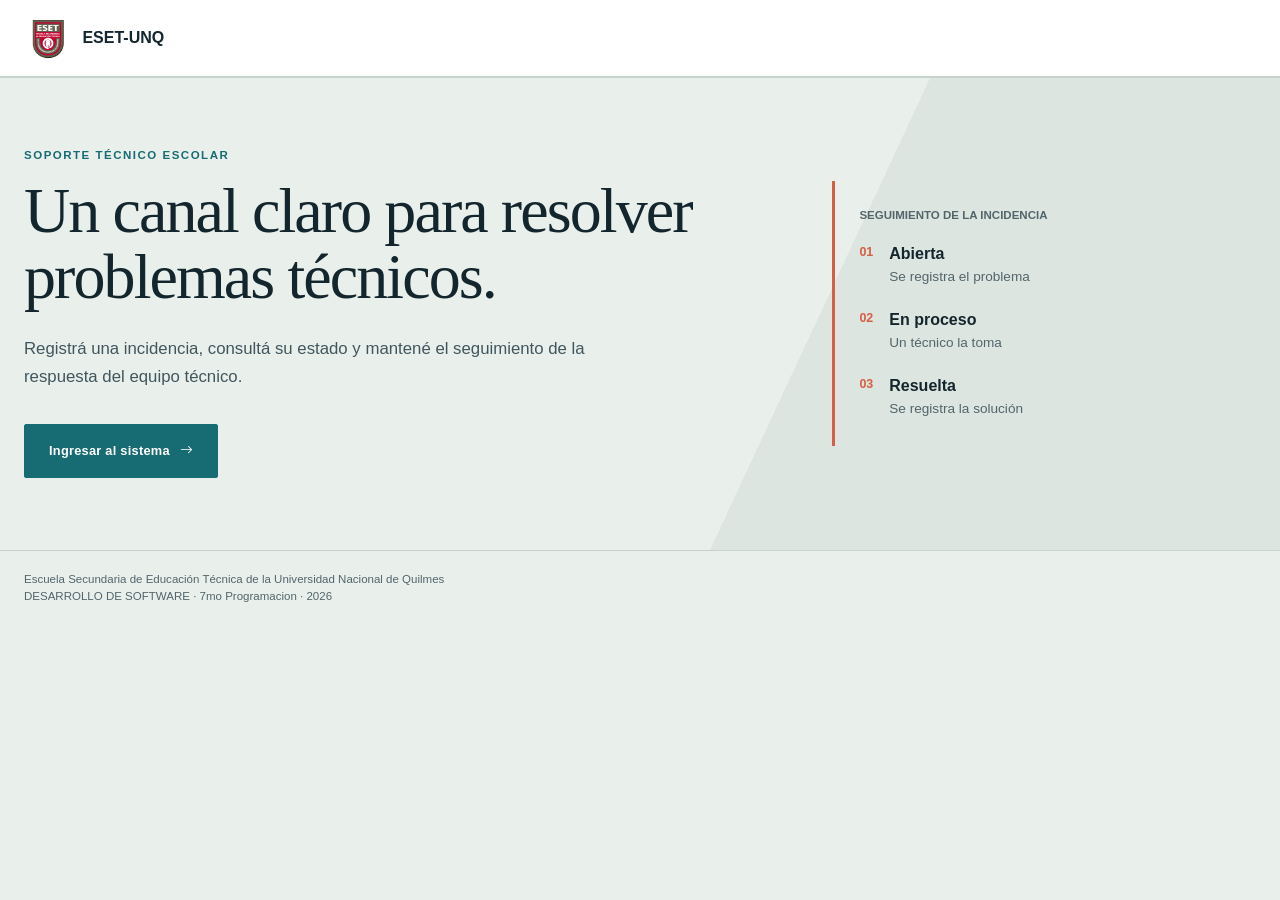
<file: index.html>
<!doctype html>
<html lang="es">
<head>
    <meta charset="utf-8">
    <meta name="viewport" content="width=device-width, initial-scale=1">
    <meta name="description" content="Canal de soporte para registrar y seguir incidencias técnicas de la ESET-UNQ.">
    <title>Soporte escolar | ESET-UNQ</title>
    <link href="https://cdn.jsdelivr.net/npm/bootstrap@5.3.3/dist/css/bootstrap.min.css" rel="stylesheet">
    <link href="https://cdn.jsdelivr.net/npm/bootstrap-icons@1.11.3/font/bootstrap-icons.min.css" rel="stylesheet">
    <link href="css/app.css" rel="stylesheet">
</head>
<body class="welcome-page">
    <header class="welcome-header">
        <div class="welcome-container welcome-header-content">
            <a class="welcome-brand" href="index.html">
                <img src="assets/logo-eset.png" alt="Escudo de la ESET-UNQ">
                <span>ESET-UNQ</span>
            </a>
        </div>
    </header>
    <main>
        <section class="welcome-hero">
            <div class="welcome-container welcome-hero-content">
                <div class="welcome-intro">
                    <p class="eyebrow">Soporte técnico escolar</p>
                    <h1>Un canal claro para resolver problemas técnicos.</h1>
                    <p class="welcome-description">Registrá una incidencia, consultá su estado y mantené el seguimiento de la respuesta del equipo técnico.</p>
                    <a class="btn btn-primary btn-lg" href="login.html">
                        <span>Ingresar al sistema</span><i class="bi bi-arrow-right" aria-hidden="true"></i>
                    </a>
                </div>
                <aside class="welcome-flow" aria-label="Etapas de una incidencia">
                    <p class="welcome-flow-title">Seguimiento de la incidencia</p>
                    <ol class="welcome-status-list">
                        <li>
                            <span class="welcome-status-index">01</span>
                            <div><strong>Abierta</strong><span>Se registra el problema</span></div>
                        </li>
                        <li>
                            <span class="welcome-status-index">02</span>
                            <div><strong>En proceso</strong><span>Un técnico la toma</span></div>
                        </li>
                        <li>
                            <span class="welcome-status-index">03</span>
                            <div><strong>Resuelta</strong><span>Se registra la solución</span></div>
                        </li>
                    </ol>
                </aside>
            </div>
        </section>
    </main>
    <footer class="welcome-footer">
        <div class="welcome-container">Escuela Secundaria de Educación Técnica de la Universidad Nacional de Quilmes</div>
        <div class="welcome-container">DESARROLLO DE SOFTWARE · 7mo Programacion · 2026</div>
    </footer>
</body>
</html>
</file>
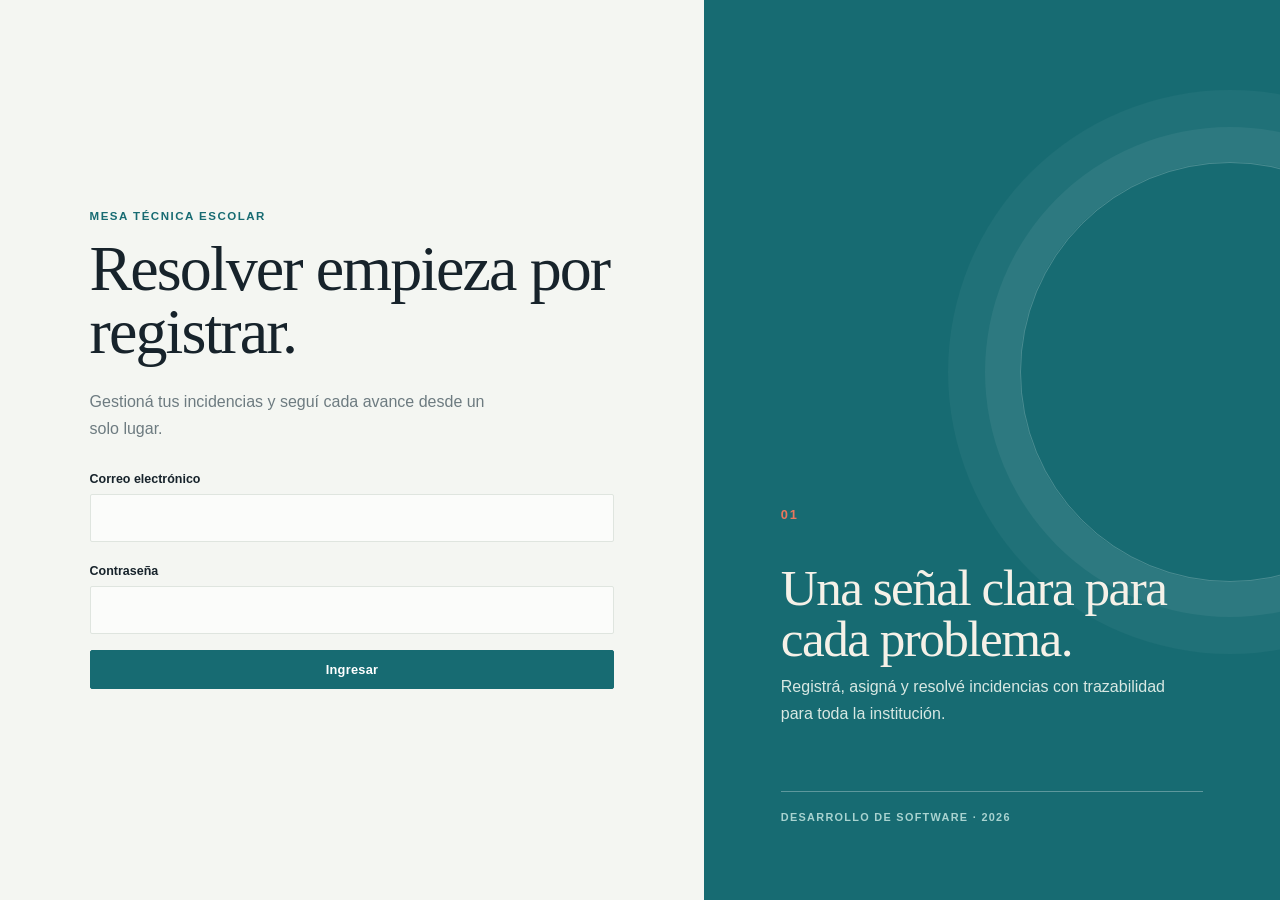
<file: cliente.html>
<!doctype html>
<html lang="es">
<head>
	<meta charset="utf-8">
	<meta name="viewport" content="width=device-width, initial-scale=1">
	<title>Cliente | Mesa técnica</title>
	<link href="https://cdn.jsdelivr.net/npm/bootstrap@5.3.3/dist/css/bootstrap.min.css" rel="stylesheet">
	<link href="https://cdn.jsdelivr.net/npm/bootstrap-icons@1.11.3/font/bootstrap-icons.min.css" rel="stylesheet">
	<link href="css/app.css" rel="stylesheet">
</head>
<body data-required-role="cliente">
	<header id="site-header"></header>
	<main class="container-fluid app-container py-4 py-lg-5">
		<div id="global-alert" class="alert d-none" role="alert"></div>
		<section id="incidents-view">
			<div class="page-heading">
				<div>
					<p class="eyebrow">Panel del cliente</p>
					<h1>Mis incidencias</h1>
					<p class="page-description">Registrá problemas y seguí cada avance.</p>
				</div>
				<a id="new-incident-button" class="btn btn-primary" href="crear-incidencia.html">
					<i class="bi bi-plus-lg me-1"></i>Nueva incidencia
				</a>
			</div>
			<div class="filter-bar">
				<div class="filter-title">
					<i class="bi bi-sliders2"></i>
					<span>Filtrar vista</span>
				</div>
				<div class="row g-2 flex-grow-1">
					<div class="col-12 col-md-4">
						<select id="status-filter" class="form-select">
							<option value="">Todos los estados</option>
							<option value="abierta">Abierta</option>
							<option value="en_curso">En curso</option>
							<option value="finalizado">Finalizada</option>
						</select>
					</div>
					<div class="col-12 col-md-4">
						<select id="category-filter" class="form-select">
							<option value="">Todas las categorías</option>
						</select>
					</div>
					<div class="col-12 col-md-auto">
						<button id="clear-filters" class="btn btn-light w-100" type="button">Limpiar</button>
					</div>
				</div>
			</div>
			<div class="table-wrap">
				<div class="table-responsive">
					<table class="table align-middle mb-0">
						<thead>
							<tr>
								<th>ID</th>
								<th>Incidencia</th>
								<th>Categoría</th>
								<th>Estado</th>
								<th>Técnico</th>
								<th></th>
							</tr>
						</thead>
						<tbody id="incidents-table-body">
							<tr>
								<td colspan="6" class="empty-state">Cargando incidencias...</td>
							</tr>
						</tbody>
					</table>
				</div>
			</div>
		</section>
	</main>
	<footer id="site-footer"></footer>
	<script src="https://code.jquery.com/jquery-3.7.1.min.js"></script>
	<script src="https://cdn.jsdelivr.net/npm/bootstrap@5.3.3/dist/js/bootstrap.bundle.min.js"></script>
	<script src="js/helpers.js"></script>
	<script src="js/api.js"></script>
	<script src="js/sesiones.js"></script>
	<script src="js/paginas/listado.js"></script>
	<script src="js/app.js"></script>
	<script src="js/layout.js"></script>
</body>
</html>
</file>
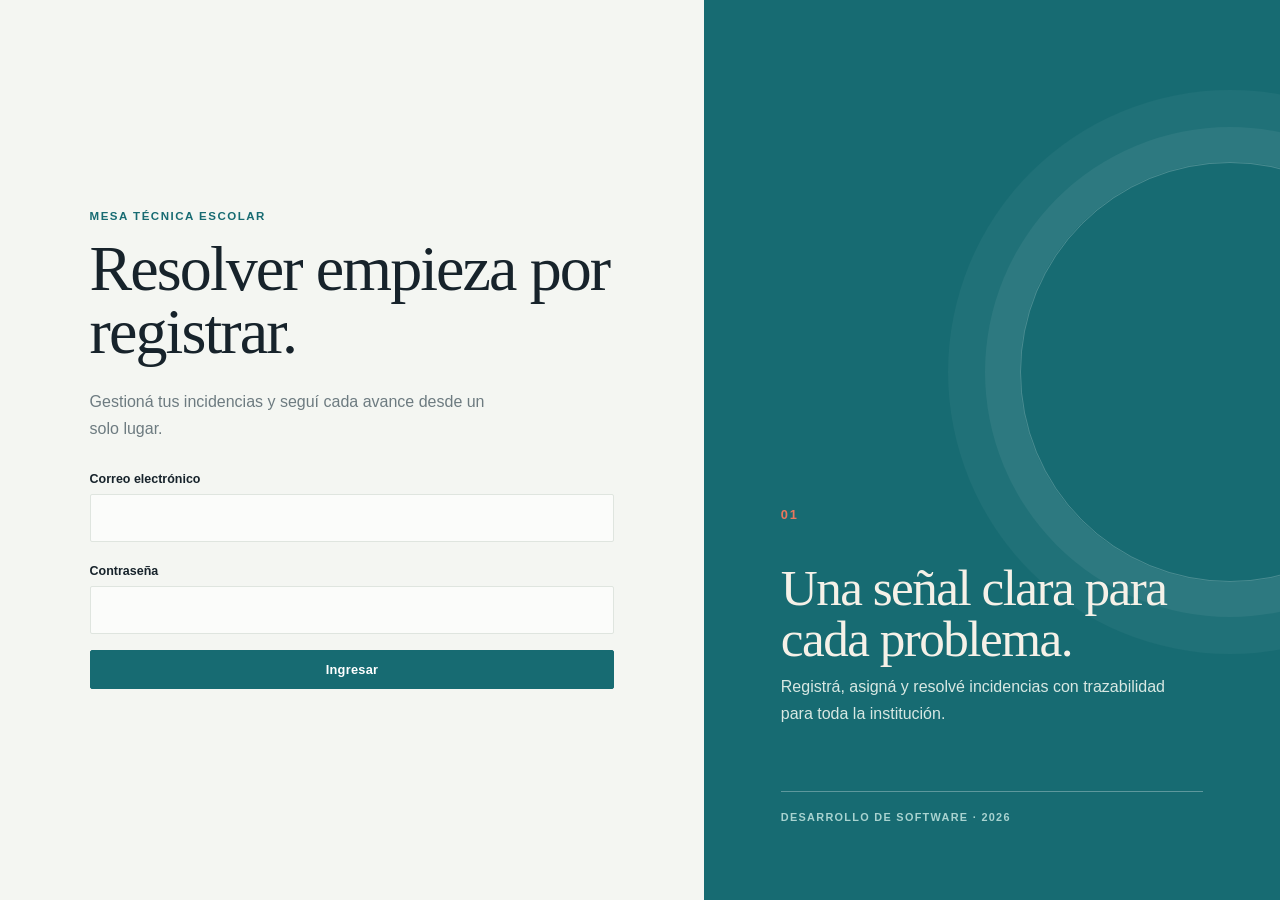
<file: crear-incidencia.html>
<!doctype html>
<html lang="es">
<head>
	<meta charset="utf-8">
	<meta name="viewport" content="width=device-width, initial-scale=1">
	<title>Nueva incidencia | Mesa técnica</title>
	<link href="https://cdn.jsdelivr.net/npm/bootstrap@5.3.3/dist/css/bootstrap.min.css" rel="stylesheet">
	<link href="https://cdn.jsdelivr.net/npm/bootstrap-icons@1.11.3/font/bootstrap-icons.min.css" rel="stylesheet">
	<link href="css/app.css" rel="stylesheet">
</head>
<body data-required-role="cliente">
	<header id="site-header"></header>
	<main class="container-fluid app-container py-4 py-lg-5">
		<div id="global-alert" class="alert d-none" role="alert"></div>
		<section class="sub-view">
			<a class="back-link" href="cliente.html">
				<i class="bi bi-arrow-left"></i> Volver a mis incidencias
			</a>
			<div class="form-heading">
				<p class="eyebrow">Nuevo registro</p>
				<h1>Crear incidencia</h1>
				<p>Contanos qué está pasando para que el equipo pueda ayudarte.</p>
			</div>
			<form id="incident-form" class="content-form">
				<div class="mb-3">
					<label for="incident-title" class="form-label">Título</label>
					<input id="incident-title" class="form-control" maxlength="255" required placeholder="Ej. La impresora no responde">
				</div>
				<div class="mb-3">
					<label for="incident-description" class="form-label">Descripción</label>
					<textarea id="incident-description" class="form-control" rows="5" required placeholder="Describí el problema y cuándo comenzó"></textarea>
				</div>
				<div class="mb-4">
					<label for="incident-category" class="form-label">Categoría</label>
					<select id="incident-category" class="form-select" required>
						<option value="">Seleccioná una categoría</option>
					</select>
				</div>
				<div class="d-flex gap-2">
					<button class="btn btn-primary" type="submit">
						<span class="button-label">Registrar incidencia</span>
						<span class="spinner-border spinner-border-sm d-none"></span>
					</button>
					<a class="btn btn-light" href="cliente.html">Cancelar</a>
				</div>
			</form>
		</section>
	</main>
	<footer id="site-footer"></footer>
	<script src="https://code.jquery.com/jquery-3.7.1.min.js"></script>
	<script src="https://cdn.jsdelivr.net/npm/bootstrap@5.3.3/dist/js/bootstrap.bundle.min.js"></script>
	<script src="js/helpers.js"></script>
	<script src="js/api.js"></script>
	<script src="js/sesiones.js"></script>
	<script src="js/paginas/listado.js"></script>
	<script src="js/paginas/creacion.js"></script>
	<script src="js/app.js"></script>
	<script src="js/layout.js"></script>
</body>
</html>
</file>
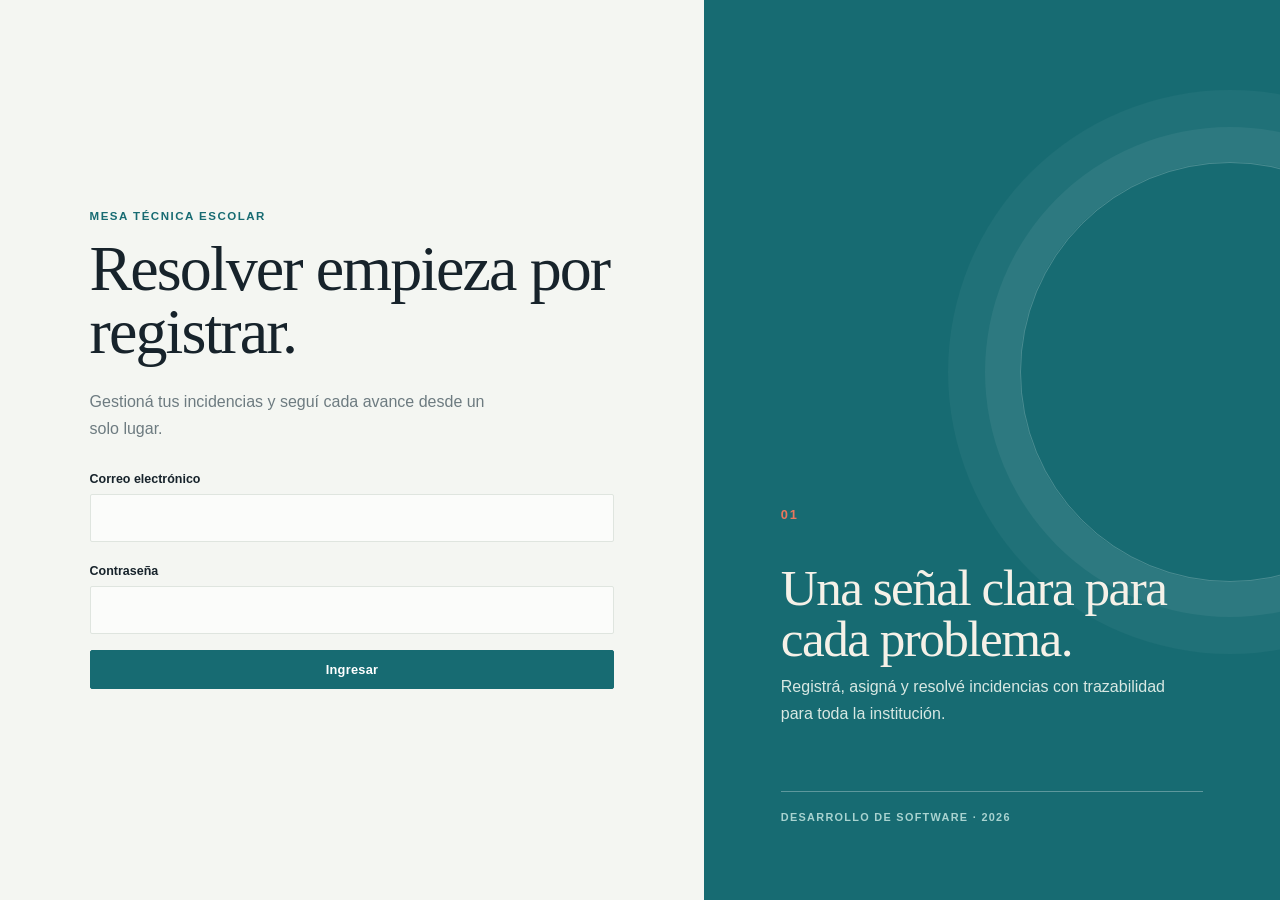
<file: detalle-incidencia.html>
<!doctype html>
<html lang="es">
<head>
    <meta charset="utf-8">
    <meta name="viewport" content="width=device-width, initial-scale=1">
    <title>Detalle de incidencia | Mesa técnica</title>
    <link href="https://cdn.jsdelivr.net/npm/bootstrap@5.3.3/dist/css/bootstrap.min.css" rel="stylesheet">
    <link href="https://cdn.jsdelivr.net/npm/bootstrap-icons@1.11.3/font/bootstrap-icons.min.css" rel="stylesheet">
    <link href="css/app.css" rel="stylesheet">
</head>
<body>
    <main class="container-fluid app-container py-4 py-lg-5">
        <div id="global-alert" class="alert d-none" role="alert"></div>
        <section id="detail-view">
            <div class="detail-toolbar">
                <a id="back-to-incidents" class="btn btn-primary" href="cliente.html">
                    <i class="bi bi-arrow-left me-2"></i>Volver al listado
                </a>
                <div class="detail-user-summary">
                    <strong id="current-user-name"></strong>
                    <span id="current-user-role"></span>
                </div>
                <button id="detail-logout-button" class="btn btn-outline-secondary" type="button">
                    <i class="bi bi-box-arrow-right me-1"></i>Salir
                </button>
            </div>
            <div id="incident-detail"></div>
        </section>
    </main>
    <footer id="site-footer"></footer>
    <script src="https://code.jquery.com/jquery-3.7.1.min.js"></script>
    <script src="https://cdn.jsdelivr.net/npm/bootstrap@5.3.3/dist/js/bootstrap.bundle.min.js"></script>
    <script src="js/helpers.js"></script>
    <script src="js/api.js"></script>
    <script src="js/sesiones.js"></script>
    <script src="js/componentes/comentarios.js"></script>
    <script src="js/paginas/detalle.js"></script>
    <script src="js/app.js"></script>
    <script src="js/layout.js"></script>
</body>
</html>
</file>
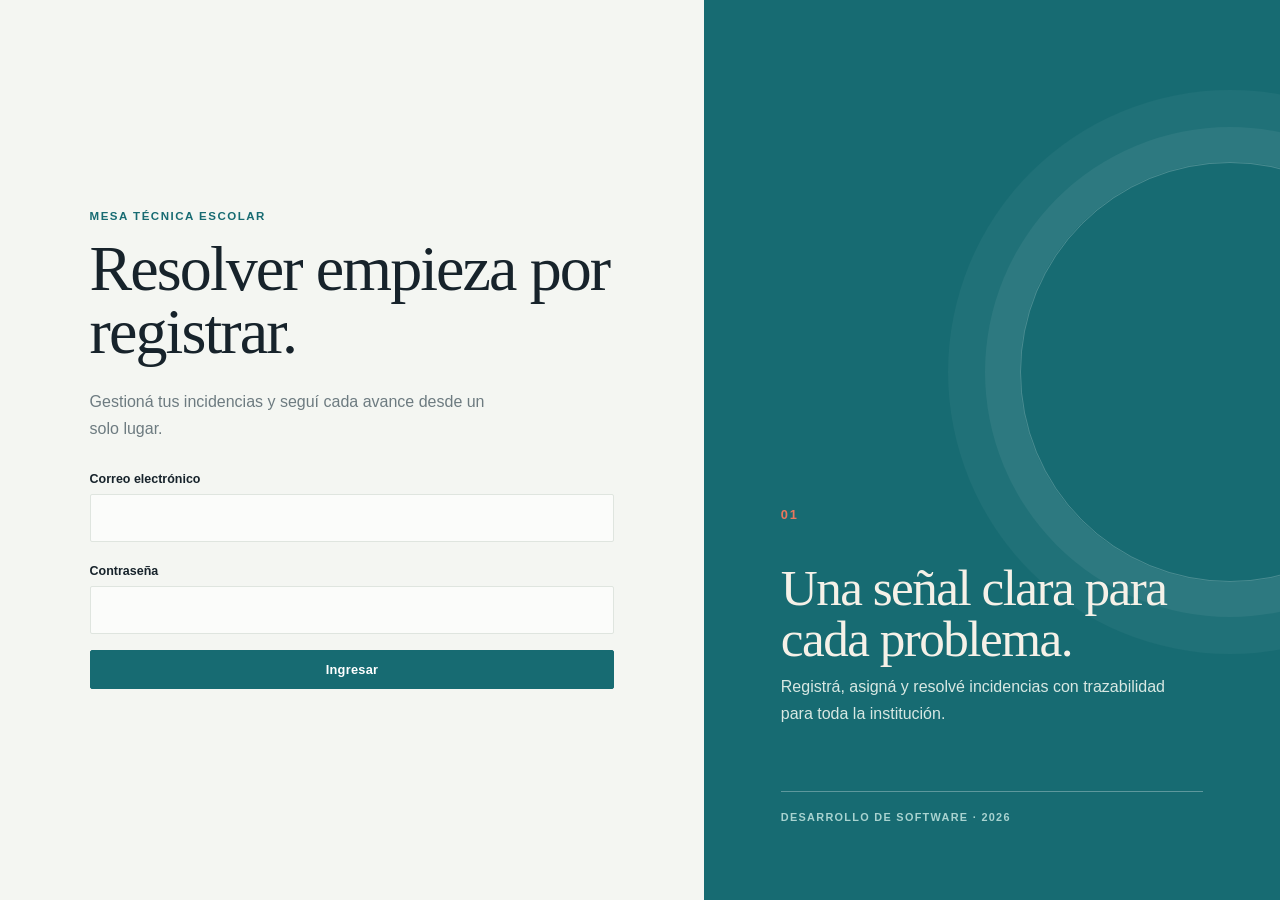
<file: login.html>
<!doctype html>
<html lang="es">
<head>
    <meta charset="utf-8">
    <meta name="viewport" content="width=device-width, initial-scale=1">
    <title>Ingresar | Mesa técnica</title>
    <link href="https://cdn.jsdelivr.net/npm/bootstrap@5.3.3/dist/css/bootstrap.min.css" rel="stylesheet">
    <link href="https://cdn.jsdelivr.net/npm/bootstrap-icons@1.11.3/font/bootstrap-icons.min.css" rel="stylesheet">
    <link href="css/app.css" rel="stylesheet">
</head>
<body>
    <main class="login-shell">
        <section class="login-panel">
            <p class="eyebrow">Mesa técnica escolar</p>
            <h1>Resolver empieza por registrar.</h1>
            <p class="login-copy">Gestioná tus incidencias y seguí cada avance desde un solo lugar.</p>
            <form id="login-form" class="mt-4">
                <div class="mb-3"><label for="login-email" class="form-label">Correo electrónico</label><input id="login-email" type="email" class="form-control form-control-lg" required autocomplete="email"></div>
                <div class="mb-3"><label for="login-password" class="form-label">Contraseña</label><input id="login-password" type="password" class="form-control form-control-lg" required autocomplete="current-password"></div>
                <div id="login-alert" class="alert d-none" role="alert"></div>
                <button class="btn btn-primary btn-lg w-100" type="submit"><span class="button-label">Ingresar</span><span class="spinner-border spinner-border-sm d-none" aria-hidden="true"></span></button>
            </form>
        </section>
        <aside class="login-aside"><span class="aside-number">01</span><h2>Una señal clara para cada problema.</h2><p>Registrá, asigná y resolvé incidencias con trazabilidad para toda la institución.</p><div class="aside-rule"></div><small>DESARROLLO DE SOFTWARE · 2026</small></aside>
    </main>
    <script src="https://code.jquery.com/jquery-3.7.1.min.js"></script>
    <script src="js/helpers.js"></script>
    <script src="js/api.js"></script>
    <script src="js/sesiones.js"></script>
    <script src="js/app.js"></script>
</body>
</html>
</file>
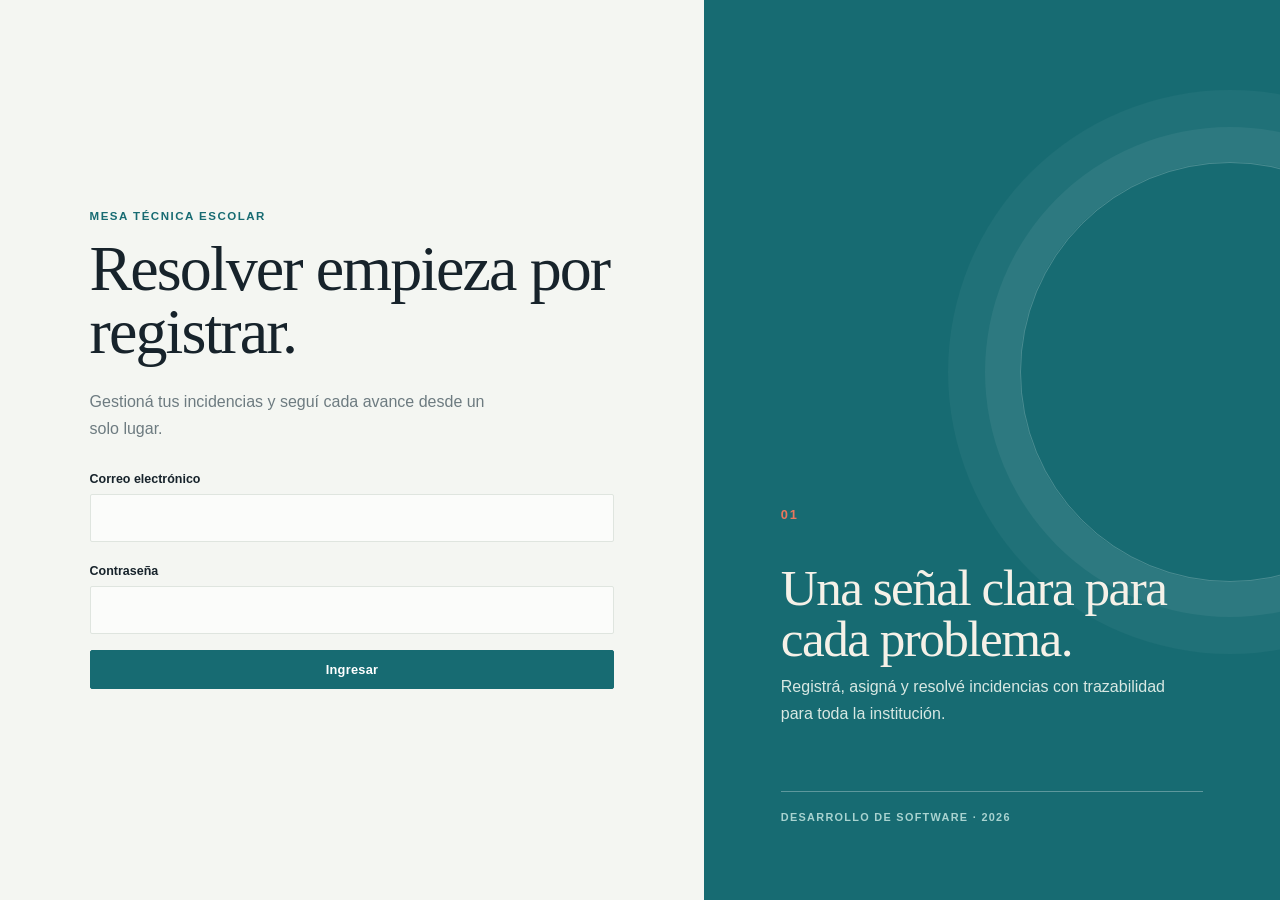
<file: tecnico.html>
<!doctype html>
<html lang="es">
<head>
	<meta charset="utf-8">
	<meta name="viewport" content="width=device-width, initial-scale=1">
	<title>Técnico | Mesa técnica</title>
	<link href="https://cdn.jsdelivr.net/npm/bootstrap@5.3.3/dist/css/bootstrap.min.css" rel="stylesheet">
	<link href="https://cdn.jsdelivr.net/npm/bootstrap-icons@1.11.3/font/bootstrap-icons.min.css" rel="stylesheet">
	<link href="css/app.css" rel="stylesheet">
</head>
<body data-required-role="tecnico">
	<header id="site-header"></header>
	<main class="container-fluid app-container py-4 py-lg-5">
		<div id="global-alert" class="alert d-none" role="alert"></div>
		<section id="incidents-view">
			<div class="page-heading">
				<div>
					<p class="eyebrow">Mesa de soporte</p>
					<h1>Incidencias asignables</h1>
					<p class="page-description">Tomá, contestá y resolvé los problemas reportados.</p>
				</div>
			</div>
			<div class="filter-bar">
				<div class="filter-title">
					<i class="bi bi-sliders2"></i>
					<span>Filtrar vista</span>
				</div>
				<div class="row g-2 flex-grow-1">
					<div class="col-12 col-md-4">
						<select id="status-filter" class="form-select">
							<option value="">Todos los estados</option>
							<option value="abierta">Abierta</option>
							<option value="en_curso">En curso</option>
							<option value="finalizado">Finalizada</option>
						</select>
					</div>
					<div class="col-12 col-md-4">
						<select id="category-filter" class="form-select">
							<option value="">Todas las categorías</option>
						</select>
					</div>
					<div class="col-12 col-md-auto">
						<button id="clear-filters" class="btn btn-light w-100" type="button">Limpiar</button>
					</div>
				</div>
			</div>
			<div class="table-wrap">
				<div class="table-responsive">
					<table class="table align-middle mb-0">
						<thead>
							<tr>
								<th>ID</th>
								<th>Incidencia</th>
								<th>Categoría</th>
								<th>Estado</th>
								<th>Técnico</th>
								<th></th>
							</tr>
						</thead>
						<tbody id="incidents-table-body">
							<tr>
								<td colspan="6" class="empty-state">Cargando incidencias...</td>
							</tr>
						</tbody>
					</table>
				</div>
			</div>
		</section>
	</main>
	<footer id="site-footer"></footer>
	<script src="https://code.jquery.com/jquery-3.7.1.min.js"></script>
	<script src="https://cdn.jsdelivr.net/npm/bootstrap@5.3.3/dist/js/bootstrap.bundle.min.js"></script>
	<script src="js/helpers.js"></script>
	<script src="js/api.js"></script>
	<script src="js/sesiones.js"></script>
	<script src="js/paginas/listado.js"></script>
	<script src="js/app.js"></script>
	<script src="js/layout.js"></script>
</body>
</html>
</file>
<file: css/app.css>
:root {
    --ink: #17232b;
    --muted: #6d7b80;
    --paper: #f4f6f2;
    --line: #dfe5df;
    --blue: #176b72;
    --blue-dark: #0c4f59;
    --coral: #e8775d;
}

* { box-sizing: border-box; }
body { margin: 0; background: var(--paper); color: var(--ink); font-family: Georgia, 'Times New Roman', serif; }
button, input, select, textarea { font-family: 'Trebuchet MS', Arial, sans-serif; }
.login-shell { min-height: 100vh; display: grid; grid-template-columns: minmax(0, 1.1fr) minmax(360px, .9fr); background: #f4f6f2; }
.login-panel { padding: clamp(2rem, 7vw, 7rem); max-width: 720px; justify-self: end; width: 100%; align-self: center; }
.login-aside { background: var(--blue); color: #f5f1e8; padding: clamp(2rem, 6vw, 6rem); display: flex; flex-direction: column; justify-content: flex-end; min-height: 100vh; position: relative; overflow: hidden; }
.login-aside::after { content: ''; width: 420px; height: 420px; border: 1px solid rgba(255,255,255,.22); border-radius: 50%; position: absolute; right: -160px; top: 18%; box-shadow: 0 0 0 35px rgba(255,255,255,.06), 0 0 0 72px rgba(255,255,255,.04); }
.brand-mark { width: 52px; height: 52px; display: grid; place-items: center; background: var(--coral); color: white; border-radius: 50%; font-size: 1.4rem; margin-bottom: 3.5rem; }
.eyebrow { color: var(--blue); font: 700 .72rem/1 'Trebuchet MS', Arial, sans-serif; letter-spacing: .13em; text-transform: uppercase; margin: 0 0 1rem; }
.login-aside .eyebrow, .login-aside small { color: #a9d3d0; }
h1, h2 { font-weight: 400; letter-spacing: -.03em; }
.login-panel h1 { font-size: clamp(2.8rem, 5vw, 5.4rem); line-height: .98; max-width: 560px; margin: 0; }
.login-copy { color: var(--muted); font: 1rem/1.7 'Trebuchet MS', Arial, sans-serif; max-width: 410px; margin-top: 1.5rem; }
.form-label { color: var(--ink); font: 700 .78rem 'Trebuchet MS', Arial, sans-serif; }
.form-control, .form-select { border: 1px solid var(--line); border-radius: 2px; background: rgba(255,255,255,.65); color: var(--ink); }
.form-control:focus, .form-select:focus { border-color: var(--blue); box-shadow: 0 0 0 .2rem rgba(23,107,114,.12); }
.btn { border-radius: 2px; font: 700 .8rem 'Trebuchet MS', Arial, sans-serif; letter-spacing: .02em; padding: .7rem 1.1rem; }
.btn-primary { background: var(--blue); border-color: var(--blue); }
.btn-primary:hover, .btn-primary:focus { background: var(--blue-dark); border-color: var(--blue-dark); }
.aside-number { color: var(--coral); font: 700 .8rem 'Trebuchet MS', Arial, sans-serif; letter-spacing: .15em; margin-bottom: 2.5rem; }
.login-aside h2 { font-size: clamp(2.2rem, 4vw, 4.5rem); line-height: 1; max-width: 520px; position: relative; z-index: 1; }
.login-aside p { color: #d8e8e3; font: 1rem/1.7 'Trebuchet MS', Arial, sans-serif; max-width: 420px; position: relative; z-index: 1; }
.aside-rule { background: rgba(255,255,255,.3); height: 1px; width: 100%; max-width: 520px; margin: 3rem 0 1.2rem; position: relative; z-index: 1; }
.login-aside small { font: 700 .68rem 'Trebuchet MS', Arial, sans-serif; letter-spacing: .12em; position: relative; z-index: 1; }
.app-navbar { position: sticky; top: 0; z-index: 1030; background: #fff; border-bottom: 1px solid var(--line); }
.detail-nav { justify-content: space-between; gap: 1rem; }
.header-actions { display: flex; align-items: center; gap: .75rem; margin-left: auto; }
.header-actions .user-summary { margin: 0; padding-right: 0; border-right: 0; text-align: right; }
.app-container { max-width: 1240px; margin: auto; }
.navbar { padding: 1.15rem 0; }
.navbar-brand { color: var(--ink); display: flex; align-items: center; gap: .6rem; font: 700 1.1rem 'Trebuchet MS', Arial, sans-serif; }
.navbar-brand i { color: var(--coral); font-size: 1.4rem; }.brand-accent { color: var(--coral); }
.user-summary { border-right: 1px solid var(--line); padding-right: 1rem; text-align: right; font-family: 'Trebuchet MS', Arial, sans-serif; }.user-summary strong, .user-summary small { display: block; }.user-summary strong { font-size: .8rem; }.user-summary small { color: var(--muted); font-size: .68rem; text-transform: uppercase; }
.page-heading { display: flex; align-items: end; justify-content: space-between; gap: 1.5rem; margin-bottom: 2.5rem; }.page-heading h1, .form-heading h1 { font-size: clamp(2.5rem, 5vw, 4.4rem); margin: 0; }.page-description, .form-heading p:not(.eyebrow) { color: var(--muted); font: .95rem/1.6 'Trebuchet MS', Arial, sans-serif; margin: .6rem 0 0; }
.filter-bar { display: flex; align-items: center; gap: 1.5rem; border-top: 1px solid var(--line); border-bottom: 1px solid var(--line); padding: 1rem 0; margin-bottom: 1.2rem; }.filter-title { display: flex; align-items: center; gap: .5rem; color: var(--blue); font: 700 .72rem 'Trebuchet MS', Arial, sans-serif; text-transform: uppercase; letter-spacing: .08em; white-space: nowrap; }
.table-wrap { border: 1px solid var(--line); background: #fff; }.table { font-family: 'Trebuchet MS', Arial, sans-serif; font-size: .85rem; }.table th { color: var(--muted); font-size: .68rem; text-transform: uppercase; letter-spacing: .08em; font-weight: 700; padding: 1rem; border-bottom: 1px solid var(--line); }.table td { padding: 1rem; border-color: var(--line); }.table tbody tr { transition: background .15s ease; }.table tbody tr:hover { background: #f8faf7; }.incident-title { color: var(--ink); font-family: Georgia, serif; font-size: 1rem; }.incident-id { color: var(--muted); font-size: .75rem; }.status-badge { display: inline-block; padding: .35rem .55rem; font-size: .66rem; font-weight: 700; text-transform: uppercase; letter-spacing: .04em; }.status-abierta { background: #fff0dc; color: #a85d16; }.status-en-proceso { background: #dceff0; color: var(--blue-dark); }.status-resuelta { background: #e2f1e4; color: #347043; }.empty-state { color: var(--muted); text-align: center; padding: 3rem !important; }.sub-view { max-width: 850px; }.back-link { border: 0; background: transparent; color: var(--blue); padding: 0; font: 700 .76rem 'Trebuchet MS', Arial, sans-serif; }.form-heading { margin: 3rem 0 2rem; }.content-form { background: #fff; border: 1px solid var(--line); padding: clamp(1.2rem, 4vw, 3rem); }.detail-header { border-bottom: 1px solid var(--line); padding: 3rem 0 2rem; }.detail-header h1 { font-size: clamp(2.2rem, 5vw, 4rem); margin: .3rem 0 1rem; }.detail-grid { display: grid; grid-template-columns: repeat(3, 1fr); gap: 1rem; margin: 1.5rem 0; }.detail-item { border-left: 2px solid var(--coral); padding-left: .8rem; }.detail-item small { display: block; color: var(--muted); font: 700 .65rem 'Trebuchet MS', Arial, sans-serif; text-transform: uppercase; letter-spacing: .08em; }.detail-item strong { font: 1rem Georgia, serif; }.detail-copy { color: #415057; font: .95rem/1.7 'Trebuchet MS', Arial, sans-serif; white-space: pre-line; }.comment { padding: 1rem 0; border-bottom: 1px solid var(--line); }.comment-meta { color: var(--muted); font: .72rem 'Trebuchet MS', Arial, sans-serif; }.comment-body { margin: .4rem 0 0; font: .9rem/1.5 'Trebuchet MS', Arial, sans-serif; }
@media (max-width: 760px) { .login-shell { display: block; }.login-panel { padding: 2.5rem 1.5rem 4rem; }.login-aside { min-height: 360px; padding: 2.5rem 1.5rem; }.login-aside h2 { font-size: 2.6rem; }.filter-bar { display: block; }.filter-title { margin-bottom: .8rem; }.page-heading { align-items: start; flex-direction: column; }.detail-grid { grid-template-columns: 1fr; }.table th, .table td { padding: .75rem; } }

.site-footer { border-top: 1px solid var(--line); color: var(--muted); font: .7rem 'Trebuchet MS', Arial, sans-serif; letter-spacing: .08em; padding: 1.5rem 0; text-transform: uppercase; }
.site-footer .app-container { display: flex; justify-content: space-between; gap: 1rem; }
@media (max-width: 575px) { .site-footer .app-container { align-items: flex-start; flex-direction: column; } }

.detail-user-summary { display: grid; text-align: center; font: .78rem 'Trebuchet MS', Arial, sans-serif; }
.detail-user-summary span { color: var(--muted); font-size: .68rem; text-transform: uppercase; }
.conversation-thread { scroll-behavior: smooth; }
.incident-facts { padding: 1.2rem 1.4rem; border: 1px solid var(--line); background: #fff; }
.incident-facts h2 { margin: 0; padding-bottom: .8rem; border-bottom: 1px solid var(--line); font-size: 1.35rem; }
.incident-facts .detail-grid { margin: 1rem 0 0; }
.conversation { overflow: hidden; border: 1px solid #b9c9c2; background: #fff; }
.conversation-heading { margin: 0; padding: 1rem 1.25rem; border-bottom: 1px solid var(--line); font-size: 1.2rem; }
.conversation-composer { padding: .8rem 1rem 1rem; border-top: 1px solid #b9c9c2; background: #f7f9f7; }
.conversation-composer .form-label { margin-bottom: .45rem; }
.conversation-composer .form-control { min-height: 44px; }
@media (max-width: 575px) {
    .detail-nav { gap: .5rem; }
    .detail-nav .btn { padding: .65rem .7rem; font-size: .7rem; }
    .header-actions { gap: .5rem; }
    .header-actions .user-summary strong { max-width: 8rem; overflow: hidden; text-overflow: ellipsis; white-space: nowrap; }
    .detail-user-summary { font-size: .68rem; }
    .incident-facts { padding: 1rem; }
    .conversation-composer { padding: .7rem; }
}

.conversation-thread { display: flex; flex-direction: column; gap: .85rem; max-height: 58vh; min-height: 12rem; overflow-y: auto; padding: 1.25rem; border: 1px solid var(--line); background: #e9efeb; }
.conversation-row { display: flex; width: 100%; }
.conversation-row-own { justify-content: flex-end; }
.conversation-row-other { justify-content: flex-start; }
.conversation-bubble { width: fit-content; max-width: min(78%, 42rem); padding: .75rem .9rem .55rem; border: 1px solid var(--line); background: #fff; box-shadow: 0 1px 2px rgba(23, 35, 43, .08); }
.conversation-bubble-own { border-color: #c3ded1; background: #dff2e7; }
.conversation-bubble-resolution { border-color: #e8b6a8; background: #fff0e9; }
.conversation-meta { display: flex; align-items: center; flex-wrap: wrap; gap: .45rem; color: var(--blue-dark); font: 700 .72rem 'Trebuchet MS', Arial, sans-serif; }
.conversation-bubble p { margin: .4rem 0 .55rem; color: var(--ink); font: .92rem/1.55 'Trebuchet MS', Arial, sans-serif; overflow-wrap: anywhere; white-space: pre-wrap; }
.conversation-bubble time { display: block; color: var(--muted); font: .65rem 'Trebuchet MS', Arial, sans-serif; text-align: right; }
.resolution-marker { display: inline-flex; align-items: center; gap: .25rem; color: #8c4938; font-size: .65rem; text-transform: uppercase; }
.status-unknown { background: #eceeed; color: #465258; }
@media (max-width: 575px) { .conversation-thread { max-height: 60vh; padding: .75rem; }.conversation-bubble { max-width: 92%; } }

body[data-required-role] {
    --ink: #14262d;
    --muted: #52656b;
    --paper: #e9efeb;
    --line: #c7d3cd;
    --blue: #075f68;
    --blue-dark: #064850;
    --coral: #d65f43;
}
body[data-required-role] .app-navbar { background: #fff; border-bottom: 2px solid #c7d3cd; }
body[data-required-role] .btn-primary { background: #075f68; border-color: #075f68; color: #fff; }
body[data-required-role] .btn-primary:hover, body[data-required-role] .btn-primary:focus { background: #064850; border-color: #064850; }
body[data-required-role] .filter-bar { border-color: #b8c8c1; }
body[data-required-role] .table-wrap { border-color: #bfcdc6; box-shadow: 0 2px 8px rgba(20, 38, 45, .06); }
body[data-required-role] .table th { color: #40565d; background: #edf2ef; }
body[data-required-role] .status-abierta { background: #ffe2c2; color: #783d08; }
body[data-required-role] .status-en-proceso { background: #c8e4e5; color: #064850; }
body[data-required-role] .status-resuelta { background: #d1e9d4; color: #245331; }
body[data-required-role] .conversation-thread { background: #dce5e0; border-color: #b9c9c2; }
body[data-required-role] .conversation-bubble-initial { width: min(88%, 48rem); padding: 1.1rem 1.2rem .8rem; border-color: #bdc9c5; background: #d2dbd7; }
body[data-required-role] .conversation-bubble-initial p { font-size: 1rem; line-height: 1.65; }
body[data-required-role] .initial-marker { color: #53666a; font-size: .64rem; text-transform: uppercase; }
body[data-required-role] .conversation-bubble-initial time { margin-top: .65rem; }
body[data-required-role] .conversation-bubble-own:not(.conversation-bubble-resolution):not(.conversation-bubble-initial) { background: #cbe9d7; border-color: #a7cfb8; }
body[data-required-role] .conversation-bubble-resolution { background: #ffe5dc; border-color: #dfa998; }
body[data-required-role] .form-control, body[data-required-role] .form-select { background-color: #fff; border-color: #b9c9c2; }
@media (max-width: 575px) { body[data-required-role] .conversation-bubble-initial { width: 96%; max-width: 96%; padding: .9rem; } }

.conversation-thread { height: min(68vh, 680px); max-height: none; min-height: 25rem; border: 0; }
@media (max-width: 575px) {
    .conversation-thread { height: 58vh; min-height: 18rem; max-height: none; padding: .75rem; }
}

.welcome-page { min-height: 100vh; display: flex; flex-direction: column; background: #e9efeb; }
.welcome-container { width: min(100% - 3rem, 1240px); margin-inline: auto; }
.welcome-header { background: #fff; border-bottom: 2px solid #c7d3cd; }
.welcome-header-content { min-height: 76px; display: flex; align-items: center; justify-content: space-between; gap: 1rem; }
.welcome-brand { display: inline-flex; align-items: center; gap: .65rem; color: #14262d; font: 800 1rem 'Trebuchet MS', Arial, sans-serif; text-decoration: none; }
.welcome-brand img { display: block; width: 48px; height: 48px; object-fit: contain; }
.welcome-brand span { color: #14262d; }
.welcome-hero { flex: 1; display: flex; align-items: center; padding: clamp(3rem, 8vh, 6rem) 0; background: linear-gradient(115deg, #e9efeb 0 62%, #dce5e0 62% 100%); }
.welcome-hero-content { display: grid; grid-template-columns: minmax(0, 1.25fr) minmax(280px, .75fr); align-items: center; gap: clamp(2.5rem, 8vw, 8rem); }
.welcome-intro h1 { max-width: 760px; margin: 0; color: #14262d; font-size: clamp(2.7rem, 5vw, 5rem); line-height: 1.04; }
.welcome-description { max-width: 620px; margin: 1.5rem 0 2rem; color: #40565d; font: 1.05rem/1.7 'Trebuchet MS', Arial, sans-serif; }
.welcome-intro .btn { display: inline-flex; align-items: center; justify-content: center; gap: .65rem; min-height: 54px; padding-inline: 1.5rem; line-height: 1.2; vertical-align: middle; }
.welcome-intro .btn i { display: inline-flex; align-items: center; line-height: 1; }
.welcome-flow { padding: 1.75rem 0 1.75rem 1.5rem; border-left: 3px solid #d65f43; }
.welcome-flow-title { margin: 0 0 1.5rem; color: #52656b; font: 700 .72rem 'Trebuchet MS', Arial, sans-serif; text-transform: uppercase; }
.welcome-status-list { display: grid; gap: 1.5rem; margin: 0; padding: 0; list-style: none; }
.welcome-status-list li { display: flex; align-items: flex-start; gap: 1rem; }
.welcome-status-index { color: #d65f43; font: 700 .78rem 'Trebuchet MS', Arial, sans-serif; }
.welcome-status-list strong, .welcome-status-list span { display: block; }
.welcome-status-list strong { color: #14262d; font: 700 1rem 'Trebuchet MS', Arial, sans-serif; }
.welcome-status-list div span { margin-top: .25rem; color: #52656b; font: .85rem/1.45 'Trebuchet MS', Arial, sans-serif; }
.welcome-footer { padding: 1.25rem 0; border-top: 1px solid #c7d3cd; color: #52656b; font: .72rem/1.5 'Trebuchet MS', Arial, sans-serif; }
@media (max-width: 760px) {
    .welcome-container { width: min(100% - 2rem, 600px); }
    .welcome-hero { padding: 2.5rem 0; background: linear-gradient(160deg, #e9efeb 0 66%, #dce5e0 66% 100%); }
    .welcome-hero-content { grid-template-columns: 1fr; gap: 2.5rem; }
    .welcome-intro h1 { font-size: clamp(2.5rem, 10vw, 4rem); }
    .welcome-description { font-size: .98rem; }
    .welcome-flow { padding-block: .5rem; }
}
@media (max-width: 380px) {
    .welcome-header-content { min-height: 68px; }
    .welcome-brand { gap: .5rem; font-size: .9rem; }
    .welcome-brand img { width: 42px; height: 42px; }
    .welcome-intro h1 { font-size: 2.35rem; }
    .welcome-footer { font-size: .68rem; }
}
</file>
